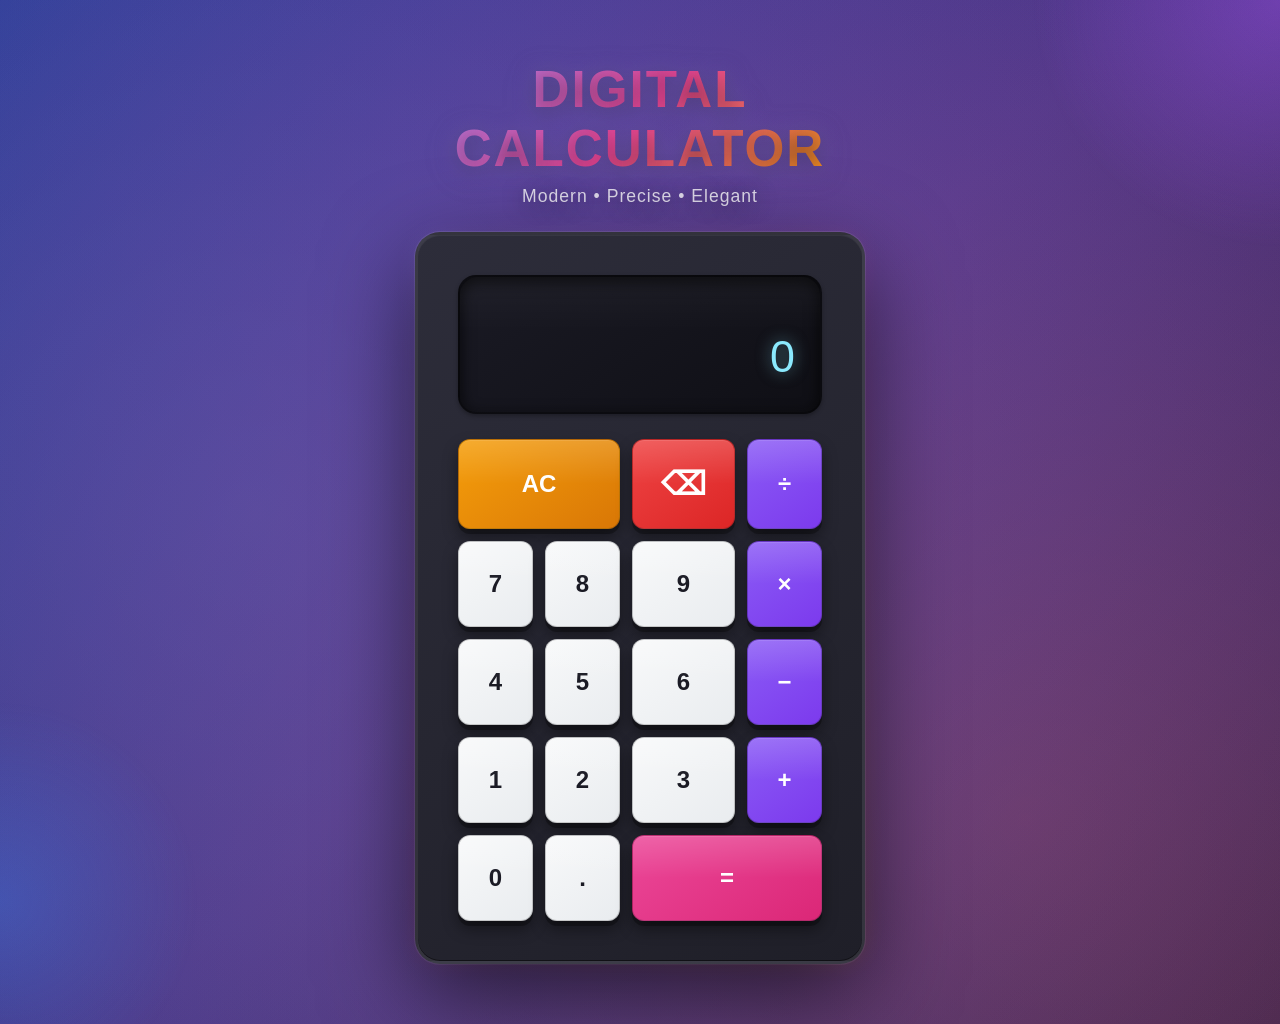
<file: index.html>
<!DOCTYPE html>
<html lang="en">
<head>
    <meta charset="UTF-8">
    <meta name="viewport" content="width=device-width, initial-scale=1.0">
    <title>Modern Calculator</title>
    <link rel="stylesheet" href="style.css">
</head>
<body>
    <div class="container">
        <div class="heading">
            <h1>DIGITAL CALCULATOR</h1>
            <p>Modern • Precise • Elegant</p>
        </div>
        <div class="calculator">
            <div class="display">
                <div class="previous-operand" id="previousOperand"></div>
                <div class="current-operand" id="currentOperand">0</div>
            </div>
            <div class="buttons">
                <button class="clear" onclick="calculator.clear()">AC</button>
                <button class="delete" onclick="calculator.delete()">
                    <svg width="24" height="24" viewBox="0 0 24 24" fill="none" xmlns="http://www.w3.org/2000/svg">
                        <path d="M6.53451 3C8.10015 3 9.5916 3.67525 10.6228 4.85892L11.4703 5.87373C11.8302 6.29661 12.1698 6.29661 12.5297 5.87373L13.3772 4.85892C14.4084 3.67525 15.8998 3 17.4655 3C20.5329 3 23 5.46708 23 8.53451C23 10.1002 22.3247 11.5916 21.1411 12.6228L13.3895 19.3237C12.6222 20.0052 11.3778 20.0052 10.6105 19.3237L2.85892 12.6228C1.67525 11.5916 1 10.1002 1 8.53451C1 5.46708 3.46708 3 6.53451 3Z" stroke="currentColor" stroke-width="2" stroke-linecap="round" stroke-linejoin="round"/>
                        <path d="M9 11L15 11M15 11L12 8M15 11L12 14" stroke="currentColor" stroke-width="2" stroke-linecap="round" stroke-linejoin="round" transform="translate(-3, 0)"/>
                    </svg>
                    <span class="backspace-icon">⌫</span>
                </button>
                <button class="operator" onclick="calculator.chooseOperation('÷')">÷</button>
                
                <button class="number" onclick="calculator.appendNumber('7')">7</button>
                <button class="number" onclick="calculator.appendNumber('8')">8</button>
                <button class="number" onclick="calculator.appendNumber('9')">9</button>
                <button class="operator" onclick="calculator.chooseOperation('×')">×</button>
                
                <button class="number" onclick="calculator.appendNumber('4')">4</button>
                <button class="number" onclick="calculator.appendNumber('5')">5</button>
                <button class="number" onclick="calculator.appendNumber('6')">6</button>
                <button class="operator" onclick="calculator.chooseOperation('-')">−</button>
                
                <button class="number" onclick="calculator.appendNumber('1')">1</button>
                <button class="number" onclick="calculator.appendNumber('2')">2</button>
                <button class="number" onclick="calculator.appendNumber('3')">3</button>
                <button class="operator" onclick="calculator.chooseOperation('+')">+</button>
                
                <button class="number" onclick="calculator.appendNumber('0')">0</button>
                <button class="decimal" onclick="calculator.appendNumber('.')">.</button>
                <button class="equals" onclick="calculator.compute()">=</button>
            </div>
        </div>
    </div>

    <script src="script.js"></script>
</body>
</html>
</file>
<file: style.css>
* {
    margin: 0;
    padding: 0;
    box-sizing: border-box;
}

html {
    scroll-behavior: smooth;
}

body {
    font-family: 'Segoe UI', Tahoma, Geneva, Verdana, sans-serif;
    min-height: 100vh;
    display: flex;
    flex-direction: column;
    justify-content: flex-start;
    align-items: center;
    background: 
        radial-gradient(circle at 20% 50%, rgba(120, 119, 198, 0.3), transparent),
        radial-gradient(circle at 80% 80%, rgba(252, 103, 103, 0.3), transparent),
        radial-gradient(circle at 40% 20%, rgba(147, 51, 234, 0.2), transparent),
        linear-gradient(135deg, #1e3a8a 0%, #312e81 50%, #1e1b4b 100%);
    padding: 40px 20px;
    position: relative;
    overflow-x: hidden;
    overflow-y: auto;
}

body::before {
    content: '';
    position: fixed;
    width: 500px;
    height: 500px;
    background: radial-gradient(circle, rgba(168, 85, 247, 0.4) 0%, transparent 70%);
    border-radius: 50%;
    top: -250px;
    right: -250px;
    animation: float 6s ease-in-out infinite;
    pointer-events: none;
}

body::after {
    content: '';
    position: fixed;
    width: 400px;
    height: 400px;
    background: radial-gradient(circle, rgba(59, 130, 246, 0.3) 0%, transparent 70%);
    border-radius: 50%;
    bottom: -200px;
    left: -200px;
    animation: float 8s ease-in-out infinite reverse;
    pointer-events: none;
}

@keyframes float {
    0%, 100% {
        transform: translate(0, 0) scale(1);
    }
    50% {
        transform: translate(30px, 30px) scale(1.1);
    }
}

.container {
    position: relative;
    z-index: 1;
    display: flex;
    flex-direction: column;
    align-items: center;
    gap: 25px;
    width: 100%;
    max-width: 420px;
}

.heading {
    text-align: center;
    color: white;
    text-shadow: 0 4px 20px rgba(0, 0, 0, 0.5);
    animation: fadeInDown 0.6s ease-out;
}

.heading h1 {
    font-size: 2.8rem;
    font-weight: 700;
    letter-spacing: 2px;
    margin-bottom: 8px;
    background: linear-gradient(135deg, #a78bfa 0%, #ec4899 50%, #f59e0b 100%);
    -webkit-background-clip: text;
    -webkit-text-fill-color: transparent;
    background-clip: text;
    filter: drop-shadow(0 2px 10px rgba(167, 139, 250, 0.5));
}

.heading p {
    font-size: 1rem;
    color: rgba(255, 255, 255, 0.8);
    font-weight: 300;
    letter-spacing: 1px;
}

@keyframes fadeInDown {
    from {
        opacity: 0;
        transform: translateY(-30px);
    }
    to {
        opacity: 1;
        transform: translateY(0);
    }
}

.calculator {
    background: linear-gradient(145deg, #2d2d3a, #1f1f28);
    border-radius: 25px;
    padding: 35px;
    box-shadow: 
        0 30px 90px rgba(0, 0, 0, 0.6),
        0 0 0 1px rgba(255, 255, 255, 0.1),
        inset 0 1px 0 rgba(255, 255, 255, 0.05),
        inset 0 -1px 0 rgba(0, 0, 0, 0.5);
    width: 100%;
    animation: fadeIn 0.5s ease-in;
    position: relative;
    border: 3px solid rgba(255, 255, 255, 0.08);
}

.calculator::before {
    content: '';
    position: absolute;
    top: -2px;
    left: -2px;
    right: -2px;
    bottom: -2px;
    background: linear-gradient(135deg, 
        rgba(167, 139, 250, 0.5) 0%, 
        rgba(236, 72, 153, 0.5) 50%, 
        rgba(245, 158, 11, 0.5) 100%);
    border-radius: 25px;
    z-index: -1;
    opacity: 0.3;
    filter: blur(10px);
}

@keyframes fadeIn {
    from {
        opacity: 0;
        transform: translateY(20px);
    }
    to {
        opacity: 1;
        transform: translateY(0);
    }
}

.display {
    background: linear-gradient(145deg, #1a1a24, #0f0f15);
    border-radius: 18px;
    padding: 30px 25px;
    margin-bottom: 25px;
    box-shadow: 
        inset 0 4px 15px rgba(0, 0, 0, 0.8),
        inset 0 -2px 8px rgba(255, 255, 255, 0.02),
        0 2px 4px rgba(0, 0, 0, 0.3);
    border: 2px solid rgba(0, 0, 0, 0.5);
    position: relative;
    min-height: 100px;
}

.display::before {
    content: '';
    position: absolute;
    top: 0;
    left: 0;
    right: 0;
    height: 40%;
    background: linear-gradient(180deg, rgba(255, 255, 255, 0.03) 0%, transparent 100%);
    border-radius: 18px 18px 0 0;
    pointer-events: none;
}

.previous-operand {
    color: rgba(139, 233, 253, 0.6);
    font-size: 1.2rem;
    min-height: 1.5rem;
    text-align: right;
    word-wrap: break-word;
    word-break: break-all;
    text-shadow: 0 0 10px rgba(139, 233, 253, 0.3);
}

.current-operand {
    color: #8be9fd;
    font-size: 2.5rem;
    font-weight: 300;
    min-height: 3rem;
    text-align: right;
    word-wrap: break-word;
    word-break: break-all;
    text-shadow: 0 0 15px rgba(139, 233, 253, 0.5);
}

.buttons {
    display: grid;
    grid-template-columns: repeat(4, 1fr);
    gap: 12px;
}

button {
    border: none;
    border-radius: 12px;
    font-size: 1.4rem;
    padding: 25px;
    cursor: pointer;
    transition: all 0.15s ease;
    font-weight: 600;
    box-shadow: 
        0 5px 0 rgba(0, 0, 0, 0.3),
        0 8px 15px rgba(0, 0, 0, 0.4),
        inset 0 1px 0 rgba(255, 255, 255, 0.1);
    position: relative;
    border: 1px solid rgba(0, 0, 0, 0.2);
    display: flex;
    align-items: center;
    justify-content: center;
}

button::before {
    content: '';
    position: absolute;
    top: 0;
    left: 0;
    right: 0;
    height: 50%;
    background: linear-gradient(180deg, rgba(255, 255, 255, 0.15) 0%, transparent 100%);
    border-radius: 12px 12px 0 0;
    pointer-events: none;
}

button:active {
    transform: translateY(3px);
    box-shadow: 
        0 2px 0 rgba(0, 0, 0, 0.3),
        0 3px 8px rgba(0, 0, 0, 0.4),
        inset 0 1px 0 rgba(255, 255, 255, 0.1);
}

.number, .decimal {
    background: linear-gradient(145deg, #f8f9fa, #e9ecef);
    color: #1a1a24;
}

.number:hover, .decimal:hover {
    background: linear-gradient(145deg, #ffffff, #f1f3f5);
    transform: translateY(-2px);
    box-shadow: 
        0 6px 0 rgba(0, 0, 0, 0.3),
        0 10px 20px rgba(0, 0, 0, 0.5),
        inset 0 1px 0 rgba(255, 255, 255, 0.2);
}

.operator {
    background: linear-gradient(145deg, #8b5cf6, #7c3aed);
    color: white;
}

.operator:hover {
    background: linear-gradient(145deg, #a78bfa, #8b5cf6);
    transform: translateY(-2px);
    box-shadow: 
        0 6px 0 rgba(0, 0, 0, 0.3),
        0 10px 20px rgba(139, 92, 246, 0.5),
        inset 0 1px 0 rgba(255, 255, 255, 0.2);
}

.equals {
    background: linear-gradient(145deg, #ec4899, #db2777);
    color: white;
    grid-column: span 2;
}

.equals:hover {
    background: linear-gradient(145deg, #f472b6, #ec4899);
    transform: translateY(-2px);
    box-shadow: 
        0 6px 0 rgba(0, 0, 0, 0.3),
        0 10px 20px rgba(236, 72, 153, 0.5),
        inset 0 1px 0 rgba(255, 255, 255, 0.2);
}

.clear {
    background: linear-gradient(145deg, #f59e0b, #d97706);
    color: white;
    grid-column: span 2;
}

.clear:hover {
    background: linear-gradient(145deg, #fbbf24, #f59e0b);
    transform: translateY(-2px);
    box-shadow: 
        0 6px 0 rgba(0, 0, 0, 0.3),
        0 10px 20px rgba(245, 158, 11, 0.5),
        inset 0 1px 0 rgba(255, 255, 255, 0.2);
}

.delete {
    background: linear-gradient(145deg, #ef4444, #dc2626);
    color: white;
}

.delete svg {
    display: none;
}

.delete .backspace-icon {
    font-size: 1.8rem;
    line-height: 1;
}

.delete:hover {
    background: linear-gradient(145deg, #f87171, #ef4444);
    transform: translateY(-2px);
    box-shadow: 
        0 6px 0 rgba(0, 0, 0, 0.3),
        0 10px 20px rgba(239, 68, 68, 0.5),
        inset 0 1px 0 rgba(255, 255, 255, 0.2);
}

/* Tablet Styles */
@media (max-width: 768px) {
    body {
        padding: 30px 15px;
    }

    .heading h1 {
        font-size: 2.4rem;
    }

    .heading p {
        font-size: 0.95rem;
    }

    .calculator {
        padding: 30px;
    }

    .current-operand {
        font-size: 2.2rem;
    }

    button {
        padding: 22px;
        font-size: 1.3rem;
    }

    .delete .backspace-icon {
        font-size: 1.6rem;
    }
}

/* Mobile Styles */
@media (max-width: 480px) {
    body {
        padding: 20px 10px;
    }

    .heading h1 {
        font-size: 2rem;
        letter-spacing: 1px;
    }

    .heading p {
        font-size: 0.9rem;
    }

    .calculator {
        padding: 25px;
    }

    .display {
        padding: 25px 20px;
        min-height: 90px;
    }

    .current-operand {
        font-size: 2rem;
        min-height: 2.5rem;
    }

    .previous-operand {
        font-size: 1rem;
    }

    button {
        padding: 20px;
        font-size: 1.2rem;
    }

    .delete .backspace-icon {
        font-size: 1.5rem;
    }

    .buttons {
        gap: 10px;
    }
}

/* Small Mobile Styles */
@media (max-width: 360px) {
    body {
        padding: 15px 8px;
    }

    .container {
        gap: 20px;
    }

    .heading h1 {
        font-size: 1.6rem;
    }

    .heading p {
        font-size: 0.8rem;
    }

    .calculator {
        padding: 20px;
    }

    .display {
        padding: 20px 15px;
        min-height: 80px;
    }

    .current-operand {
        font-size: 1.6rem;
        min-height: 2rem;
    }

    .previous-operand {
        font-size: 0.9rem;
        min-height: 1.2rem;
    }

    button {
        padding: 16px;
        font-size: 1rem;
    }

    .delete .backspace-icon {
        font-size: 1.3rem;
    }

    .buttons {
        gap: 8px;
    }
}

/* Extra Small Devices */
@media (max-width: 320px) {
    .heading h1 {
        font-size: 1.4rem;
    }

    .heading p {
        font-size: 0.75rem;
    }

    .calculator {
        padding: 15px;
    }

    .current-operand {
        font-size: 1.4rem;
    }

    button {
        padding: 14px;
        font-size: 0.95rem;
    }

    .delete .backspace-icon {
        font-size: 1.2rem;
    }
}

/* Large Desktop Styles */
@media (min-width: 1200px) {
    body {
        padding: 60px 20px;
    }

    .container {
        max-width: 450px;
    }

    .heading h1 {
        font-size: 3.2rem;
    }

    .heading p {
        font-size: 1.1rem;
    }

    .calculator {
        padding: 40px;
    }

    .current-operand {
        font-size: 2.8rem;
    }

    .previous-operand {
        font-size: 1.3rem;
    }

    button {
        padding: 28px;
        font-size: 1.5rem;
    }

    .delete .backspace-icon {
        font-size: 2rem;
    }
}

/* Landscape Mode for Mobile */
@media (max-height: 600px) and (orientation: landscape) {
    body {
        padding: 15px 10px;
    }

    .container {
        gap: 15px;
    }

    .heading h1 {
        font-size: 1.6rem;
        margin-bottom: 5px;
    }

    .heading p {
        font-size: 0.8rem;
    }

    .calculator {
        padding: 20px;
    }

    .display {
        padding: 20px 15px;
        min-height: 70px;
    }

    .current-operand {
        font-size: 1.6rem;
        min-height: 2rem;
    }

    .previous-operand {
        font-size: 0.9rem;
    }

    button {
        padding: 15px;
        font-size: 1.1rem;
    }

    .delete .backspace-icon {
        font-size: 1.3rem;
    }

    .buttons {
        gap: 8px;
    }
}
</file>
